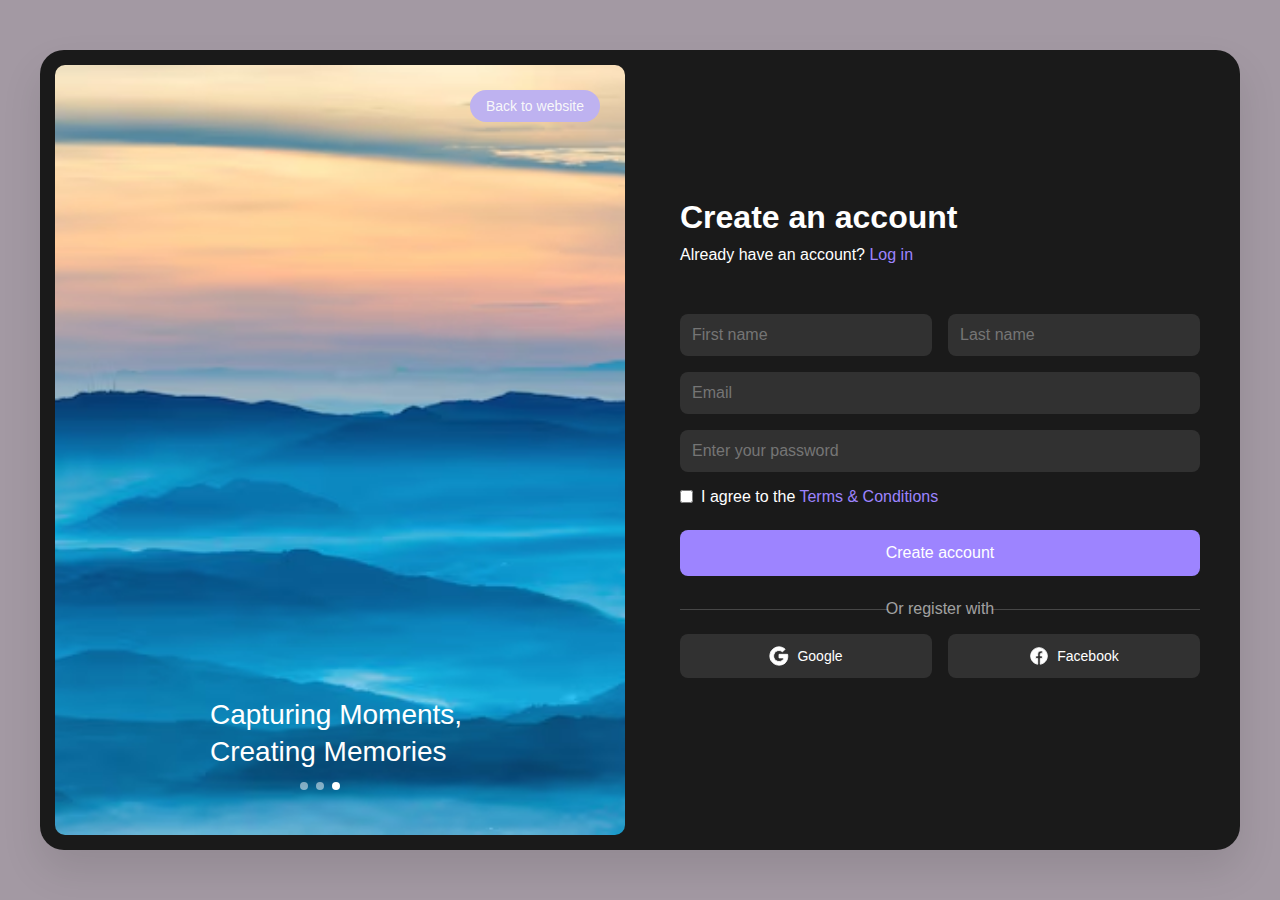
<file: index.html>
<!DOCTYPE html>
<html lang="en">
<head>
    <meta charset="UTF-8">
    <meta name="viewport" content="width=device-width, initial-scale=1.0">
    <title>Sign Up Page</title>
    <link rel="stylesheet" href="index.css">
</head>
<body>
    <div class="container">
        <div class="image-section">
            <img src="/Image 2.avif" alt="Desert landscape">
            <div class="image-text">
                <h2>Capturing Moments,<br>Creating Memories</h2>
            </div>
            <a href="" class="back-link">Back to website</a>
            <div class="dots">
                <div class="dot "></div>
                <div class="dot"></div>
                <div class="dot active"></div>
            </div>
        </div>
        <div class="form-section">
            <div class="form-header">
                <h1>Create an account</h1>
                <p>Already have an account? <a href="./log.html">Log in</a></p>
            </div>
            <form>
                <div class="name-group">
                    <input type="text" placeholder="First name" required>
                    <input type="text" placeholder="Last name" required>
                </div>
                <input type="email" placeholder="Email" required>
                <input type="password" placeholder="Enter your password" required>
                <div class="checkbox-group">
                    <input type="checkbox" id="terms" required>
                    <label for="terms">I agree to the <a href="#">Terms & Conditions</a></label>
                </div>
                <button type="submit">Create account</button>
                <div class="social-signup">
                    <p>Or register with</p>
                    <div class="social-buttons">
                        <button type="button" class="social-button">
                            <svg width="20" height="20" viewBox="0 0 24 24" fill="none" stroke="currentColor">
                                <path d="M22.56 12.25c0-.78-.07-1.53-.2-2.25H12v4.26h5.92c-.26 1.37-1.04 2.53-2.21 3.31v2.77h3.57c2.08-1.92 3.28-4.74 3.28-8.09z" fill="currentColor"/>
                                <path d="M12 23c2.97 0 5.46-.98 7.28-2.66l-3.57-2.77c-.98.66-2.23 1.06-3.71 1.06-2.86 0-5.29-1.93-6.16-4.53H2.18v2.84C3.99 20.53 7.7 23 12 23z" fill="currentColor"/>
                                <path d="M5.84 14.09c-.22-.66-.35-1.36-.35-2.09s.13-1.43.35-2.09V7.07H2.18C1.43 8.55 1 10.22 1 12s.43 3.45 1.18 4.93l2.85-2.22.81-.62z" fill="currentColor"/>
                                <path d="M12 5.38c1.62 0 3.06.56 4.21 1.64l3.15-3.15C17.45 2.09 14.97 1 12 1 7.7 1 3.99 3.47 2.18 7.07l3.66 2.84c.87-2.6 3.3-4.53 6.16-4.53z" fill="currentColor"/>
                            </svg>
                            Google
                        </button>
                        <button type="button" class="social-button">
                            <svg width="20" height="20" viewBox="0 0 24 24" fill="none" stroke="currentColor">
                                <path d="M12 2C6.477 2 2 6.477 2 12c0 4.991 3.657 9.128 8.438 9.879V14.89h-2.54V12h2.54V9.797c0-2.506 1.492-3.89 3.777-3.89 1.094 0 2.238.195 2.238.195v2.46h-1.26c-1.243 0-1.63.771-1.63 1.562V12h2.773l-.443 2.89h-2.33v6.989C18.343 21.129 22 16.99 22 12c0-5.523-4.477-10-10-10z" fill="currentColor"/>
                            </svg>
                            Facebook
                        </button>
                    </div>
                </div>
            </form>
        </div>
    </div>
</body>
</html>
</file>
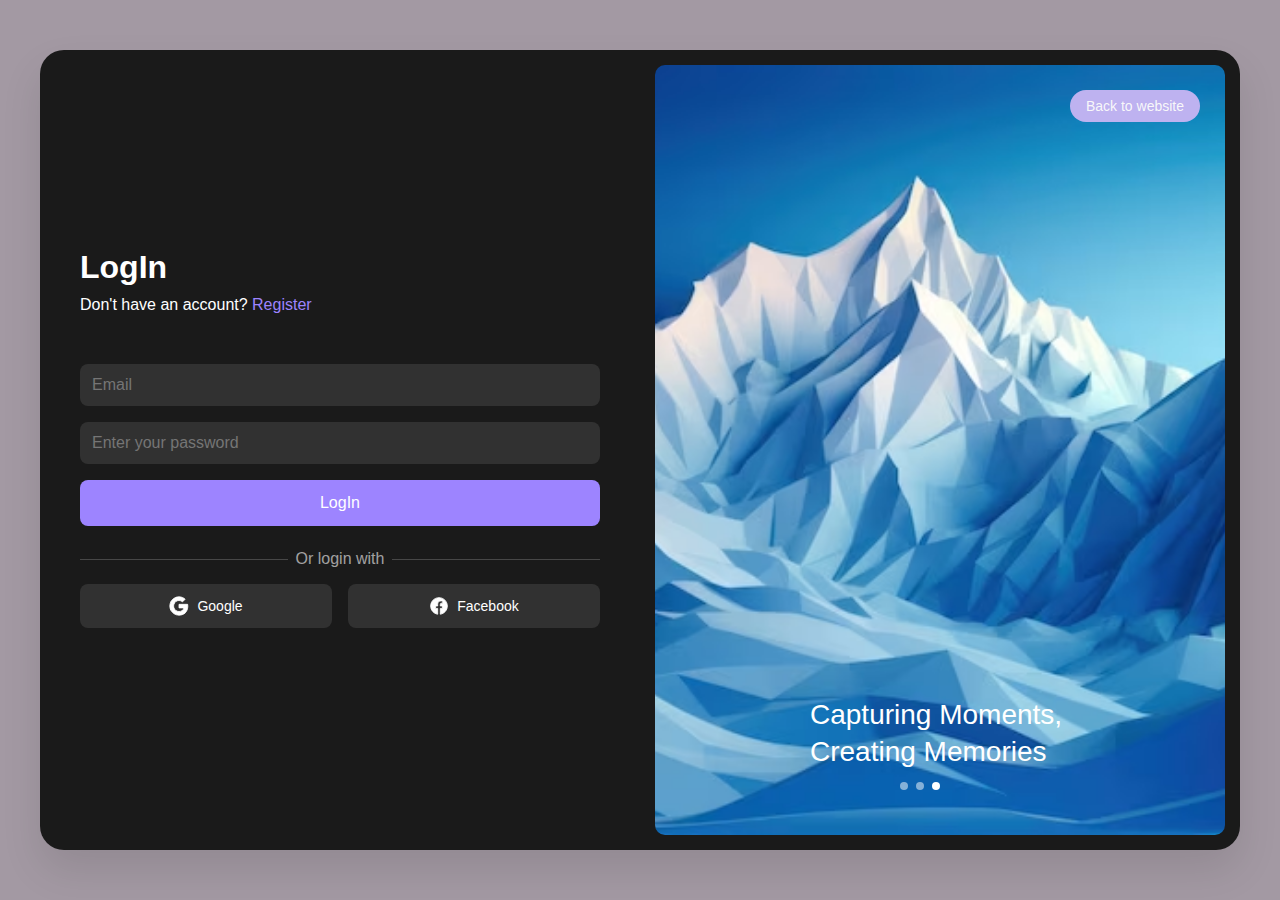
<file: log.html>
<!DOCTYPE html>
<html lang="en">
<head>
    <meta charset="UTF-8">
    <meta name="viewport" content="width=device-width, initial-scale=1.0">
    <title>Sign Up Page</title>
    <link rel="stylesheet" href="index.css">
</head>
<body>
    <div class="container">
        <div class="form-section">
            <div class="form-header">
                <h1>LogIn</h1>
                <p>Don't have an account? <a href="./index.html">Register</a></p>
            </div>
            <form>
                <input type="email" placeholder="Email" required>
                <input type="password" placeholder="Enter your password" required>
                <button type="submit" >LogIn</button>
                <div class="social-signup">
                    <p>Or login with</p>
                    <div class="social-buttons">
                        <button type="button" class="social-button">
                            <svg width="20" height="20" viewBox="0 0 24 24" fill="none" stroke="currentColor">
                                <path d="M22.56 12.25c0-.78-.07-1.53-.2-2.25H12v4.26h5.92c-.26 1.37-1.04 2.53-2.21 3.31v2.77h3.57c2.08-1.92 3.28-4.74 3.28-8.09z" fill="currentColor"/>
                                <path d="M12 23c2.97 0 5.46-.98 7.28-2.66l-3.57-2.77c-.98.66-2.23 1.06-3.71 1.06-2.86 0-5.29-1.93-6.16-4.53H2.18v2.84C3.99 20.53 7.7 23 12 23z" fill="currentColor"/>
                                <path d="M5.84 14.09c-.22-.66-.35-1.36-.35-2.09s.13-1.43.35-2.09V7.07H2.18C1.43 8.55 1 10.22 1 12s.43 3.45 1.18 4.93l2.85-2.22.81-.62z" fill="currentColor"/>
                                <path d="M12 5.38c1.62 0 3.06.56 4.21 1.64l3.15-3.15C17.45 2.09 14.97 1 12 1 7.7 1 3.99 3.47 2.18 7.07l3.66 2.84c.87-2.6 3.3-4.53 6.16-4.53z" fill="currentColor"/>
                            </svg>
                            Google
                        </button>
                        <button type="button" class="social-button">
                            <svg width="20" height="20" viewBox="0 0 24 24" fill="none" stroke="currentColor">
                                <path d="M12 2C6.477 2 2 6.477 2 12c0 4.991 3.657 9.128 8.438 9.879V14.89h-2.54V12h2.54V9.797c0-2.506 1.492-3.89 3.777-3.89 1.094 0 2.238.195 2.238.195v2.46h-1.26c-1.243 0-1.63.771-1.63 1.562V12h2.773l-.443 2.89h-2.33v6.989C18.343 21.129 22 16.99 22 12c0-5.523-4.477-10-10-10z" fill="currentColor"/>
                            </svg>
                            Facebook
                        </button>
                    </div>
                </div>
            </form>
        </div>
        <div class="image-section">
            <img src="/image1.avif" alt="Desert landscape">
            <div class="image-text">
                <h2>Capturing Moments,<br>Creating Memories</h2>
            </div>
            <a href="" class="back-link">Back to website</a>
            <div class="dots">
                <div class="dot "></div>
                <div class="dot"></div>
                <div class="dot active"></div>
            </div>
        </div>
        
    </div>
</body>
</html>
</file>
<file: index.css>
* {
    margin: 0;
    padding: 0;
    box-sizing: border-box;
    font-family: -apple-system, BlinkMacSystemFont, "Segoe UI", Roboto, sans-serif;
}

body {
    display: flex;
    justify-content: center;
    align-items: center;
    min-height: 100vh;
    background-color: #6859699c;
    padding: 20px;
}

.container {
    display: flex;
    background: #1a1a1a;
    border-radius: 24px;
    overflow: hidden;
    width: 100%;
    max-width: 1200px;
    height: 800px;
    box-shadow: 0 20px 40px rgba(0, 0, 0, 0.1);
}

.image-section {
    position: relative;
    width: 50%;
    overflow: hidden;
    padding: 15px;
    
}

.image-section img {
    width: 100%;
    height: 100%;
    object-fit: cover;
    border-radius: 10px ;
}

.image-text {
    position: absolute;
    bottom: 80px;
    left: 170px;
    color: white;
    z-index: 1;
}
.back-link{
    position: absolute;
    top: 20px;
    right: 40px;
    display: flex;
    gap: 8px;
    margin-top: 20px;   
}
.back-link {
    display: inline-block;
    padding: 8px 16px;
    background: #beb2f0;
    color: rgba(250, 250, 250, 0.979);
    text-decoration: none;
    border-radius: 20px;
    font-size: 14px;
  
}

.image-text h2 {
    font-size: 28px;
    font-weight: 500;
    line-height: 1.3;
}

.dots {
    position: absolute;
    bottom: 60px;
    left: 260px;
    display: flex;
    gap: 8px;
}

.dot {
    width: 8px;
    height: 8px;
    border-radius: 50%;
    background: rgba(255, 255, 255, 0.5);
    
}

.dot.active {
    background: white;
}

.form-section {
    /* top: 100px; */
    width: 50%;
    display: flex;
    flex-direction: column;
    justify-content: center;
    gap: 20px;
    /* padding: 60px; */
    padding-inline: 40px;
    color: white;
}



.form-header {
    margin-bottom: 30px;
}

.form-header h1 {
    font-size: 32px;
    margin-bottom: 10px;
}

.form-header a {
    color: #9d84ff;
    text-decoration: none;
}

.form-group {
    margin-bottom: 20px;
}

.name-group {
    display: flex;
    gap: 16px;
}

input {
    width: 100%;
    padding: 12px;
    background: rgba(255, 255, 255, 0.1);
    border: none;
    border-radius: 8px;
    color: white;
    font-size: 16px;
    margin-bottom: 16px;
}

.checkbox-group {
    display: flex;
    align-items: center;
    gap: 8px;
    margin-bottom: 24px;
}

.checkbox-group input {
    width: auto;
    margin: 0;
}

.checkbox-group a {
    color: #9d84ff;
    text-decoration: none;
}

button {
    width: 100%;
    padding: 14px;
    background: #9d84ff;
    border: none;
    border-radius: 8px;
    color: white;
    font-size: 16px;
    cursor: pointer;
    margin-bottom: 24px;
}

.social-signup {
    text-align: center;
}

.social-signup p {
    color: rgba(255, 255, 255, 0.6);
    margin-bottom: 16px;
    position: relative;
}

.social-signup p::before,
.social-signup p::after {
    content: "";
    position: absolute;
    top: 50%;
    width: 40%;
    height: 1px;
    background: rgba(255, 255, 255, 0.2);
}

.social-signup p::before {
    left: 0;
}

.social-signup p::after {
    right: 0;
}

.social-buttons {
    display: flex;
    gap: 16px;
}

.social-button {
    flex: 1;
    padding: 12px;
    background: rgba(255, 255, 255, 0.1);
    border: none;
    border-radius: 8px;
    color: white;
    font-size: 14px;
    cursor: pointer;
    display: flex;
    align-items: center;
    justify-content: center;
    gap: 8px;
}
</file>
